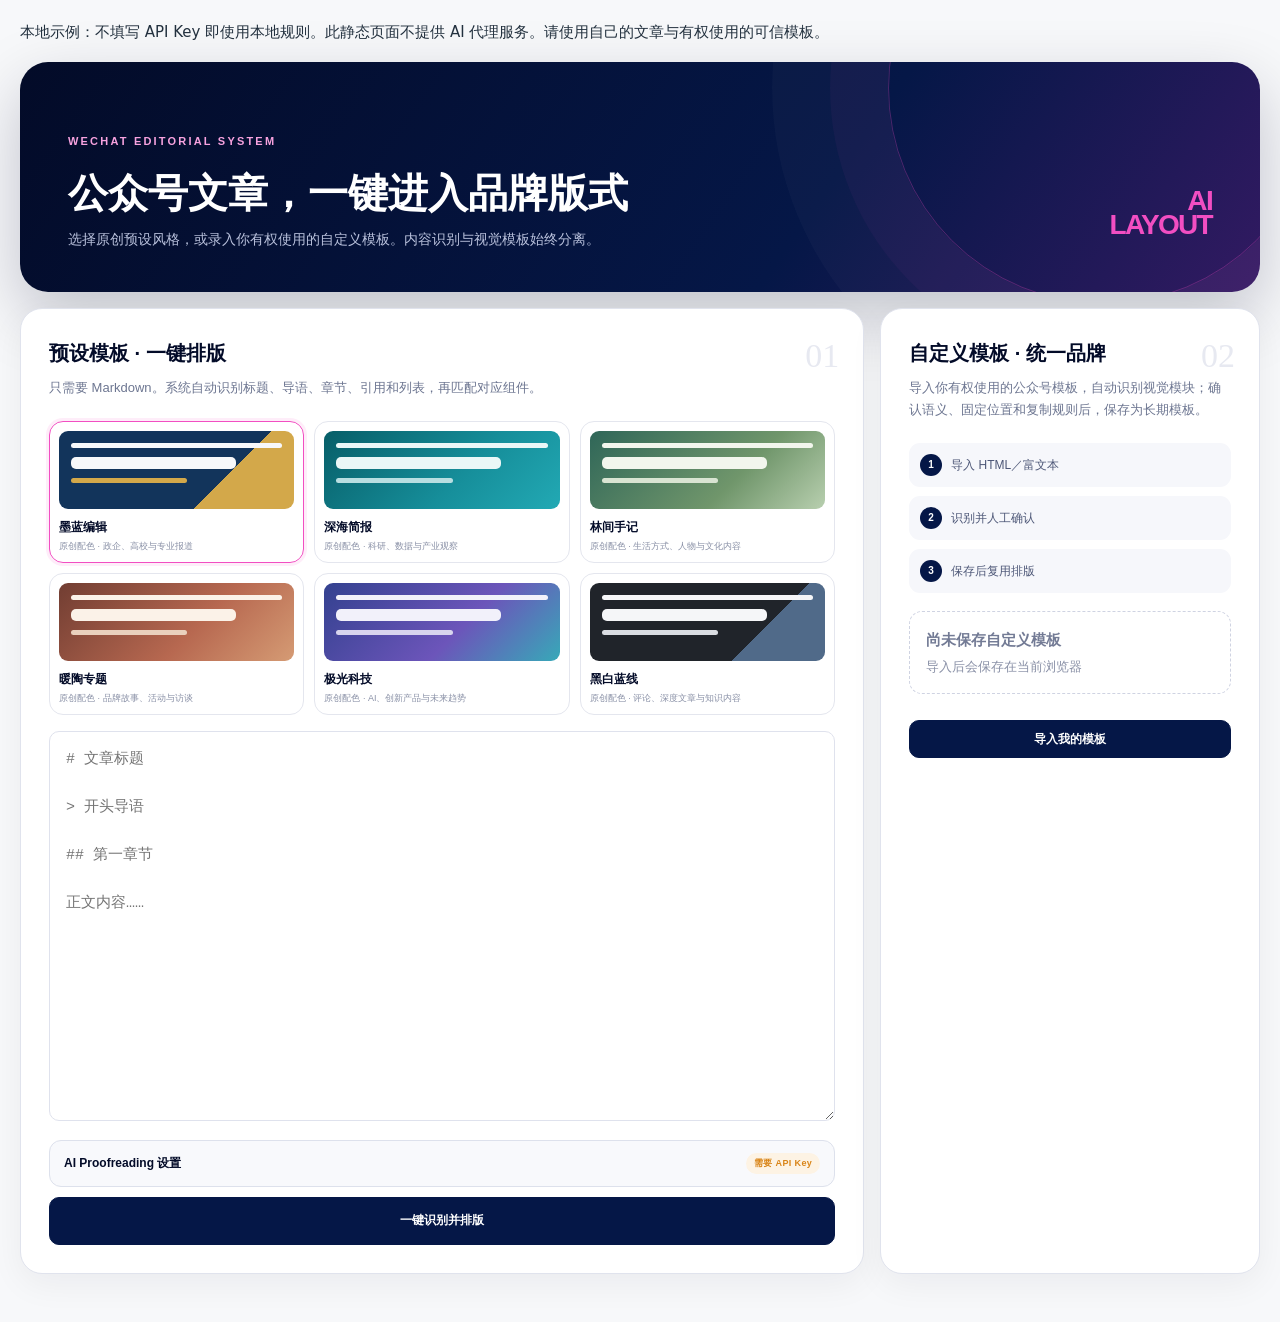
<file: examples/index.html>
<!doctype html>
<html lang="zh-CN">
<head>
  <meta charset="utf-8">
  <meta name="viewport" content="width=device-width,initial-scale=1">
  <title>WeChat Layout Studio · 本地示例</title>
  <link rel="stylesheet" href="../assets/editor/wechat-editor.css">
  <style>
    :root{--muted:#64748b;--ink2:#334155;--warn:#92400e;--warn-l:#fef3c7;--danger:#b91c1c;--danger-l:#fee2e2}
    *{box-sizing:border-box}body{margin:20px;font:15px/1.6 system-ui,sans-serif;background:#f7f8fa;color:#23313f}h2,h3{margin:0}
    input,textarea,select,button{font:inherit}textarea,input,select{max-width:100%;padding:9px;border:1px solid #d7e0e7;border-radius:6px}textarea{width:100%}
    button,.btn{cursor:pointer;border:1px solid #d7e0e7;border-radius:6px;background:#fff;padding:8px 12px}.primary{background:#146a78;color:#fff}.spacer{flex:1}.hide{display:none!important}
    .mask{position:fixed;inset:0;z-index:100;background:#0008;display:flex;align-items:center;justify-content:center}.modal{background:#fff;border-radius:12px;padding:20px;overflow:auto;max-height:92vh}.macts{display:flex;justify-content:flex-end;gap:8px;margin:12px 0}
    .wx-toast{display:none;position:fixed;bottom:24px;left:24px;z-index:200;padding:12px;background:#23313f;color:#fff;border-radius:8px}.wx-toast.on{display:block}
  </style>
</head>
<body>
  <p>本地示例：不填写 API Key 即使用本地规则。此静态页面不提供 AI 代理服务。请使用自己的文章与有权使用的可信模板。</p>
  <div id="wechatEditorRoot"></div>
  <div id="modalHost"></div>
  <script src="../assets/editor/wechat-editor.js"></script>
</body>
</html>
</file>
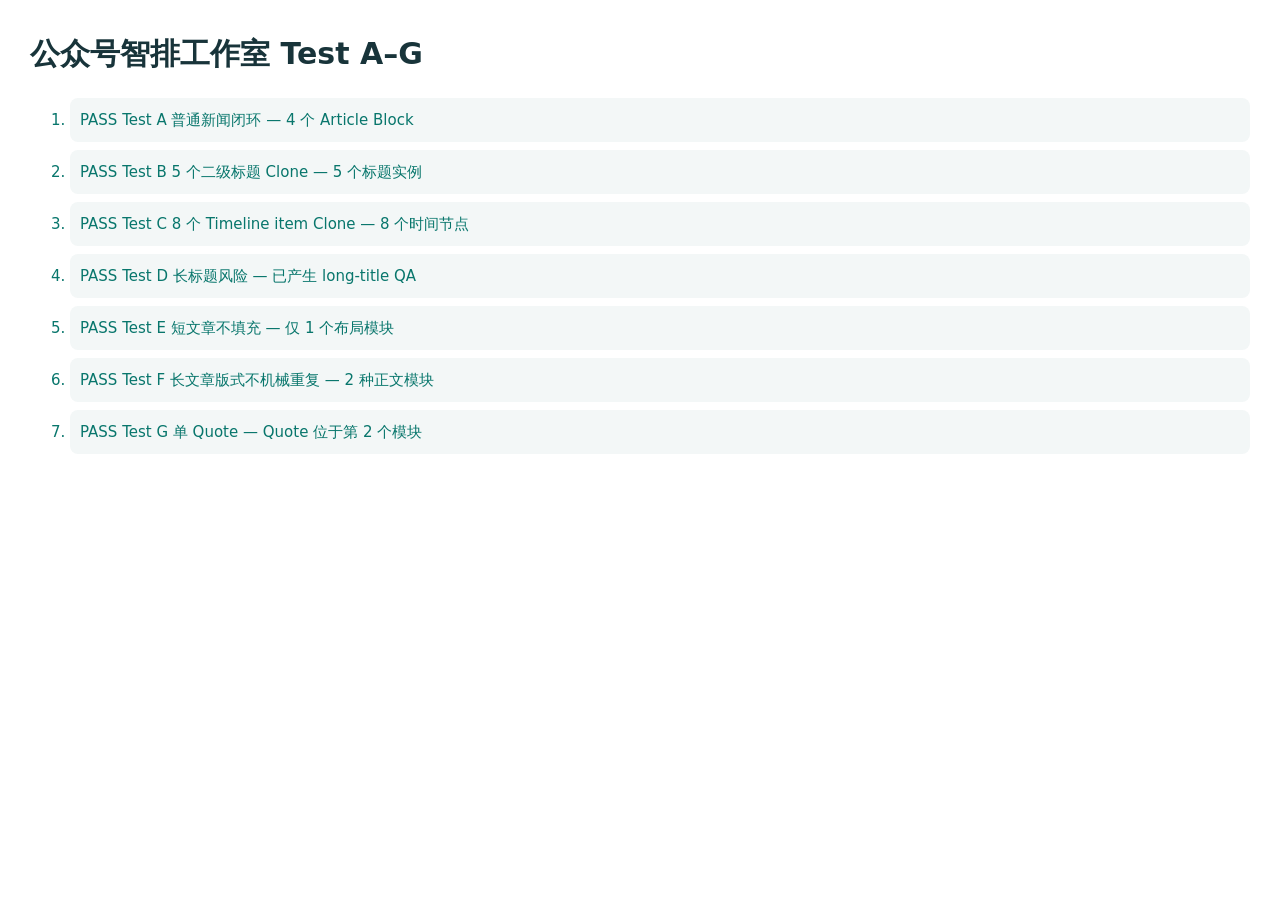
<file: assets/editor/wechat-editor-tests.html>
<!doctype html>
<html lang="zh-CN">
<head><meta charset="utf-8"><title>公众号 AI 排版器验收测试</title><style>body{font:15px/1.6 system-ui;margin:30px;color:#18343a}li{margin:8px 0;padding:10px;border-radius:8px;background:#f3f7f7}.ok{color:#08766c}.bad{color:#c33}</style></head>
<body><h1>公众号智排工作室 Test A–G</h1><ol id="results"></ol><script src="wechat-editor.js"></script><script>var out=document.getElementById('results');var results=window.WechatLayoutEngine.runAcceptanceTests();results.forEach(function(r){var li=document.createElement('li');li.className=r.pass?'ok':'bad';li.textContent=(r.pass?'PASS ':'FAIL ')+r.name+' — '+r.detail;out.appendChild(li)});document.title=(results.every(function(r){return r.pass})?'PASS':'FAIL')+' · 公众号智排工作室验收测试';</script></body>
</html>
</file>
<file: assets/editor/wechat-editor.css>
.wx-editor-mount{--muted:#77809a;--ink2:#27365f;--warn:#d98518;--warn-l:#fdf3e4;--danger:#d64545;--danger-l:#fdeded;font-family:-apple-system,BlinkMacSystemFont,"Segoe UI",Roboto,"PingFang SC","Microsoft YaHei",sans-serif;color:#030b28}
.wx-editor-mount,.wx-editor-mount *{box-sizing:border-box}.wx-editor-mount button,.wx-editor-mount input,.wx-editor-mount textarea,.wx-editor-mount select{font:inherit}.wx-editor-mount button{border:0;background:none;cursor:pointer}.wx-editor-mount input,.wx-editor-mount textarea,.wx-editor-mount select{width:100%;border:1px solid #dfe2ed;border-radius:10px;padding:9px 11px;background:#fff;color:#030b28;outline:none}.wx-editor-mount textarea{resize:vertical}.wx-editor-mount h2,.wx-editor-mount h3,.wx-editor-mount p{margin-top:0}.wx-editor-mount .btn{display:inline-flex;align-items:center;justify-content:center;min-height:38px;padding:0 14px;border:1px solid #dfe2ed;border-radius:10px;background:#fff;color:#27365f;font-size:12px;font-weight:750}.wx-editor-mount .btn.primary{border-color:#051747;background:#051747;color:#fff}.wx-editor-mount .hide{display:none!important}.wx-editor-mount .spacer{flex:1}.wx-editor-mount .macts{display:flex;justify-content:flex-end;gap:8px;margin-top:14px}
.mask{position:fixed;inset:0;z-index:9998;display:grid;place-items:center;padding:16px;background:rgba(3,11,40,.58);backdrop-filter:blur(5px)}.modal{width:min(620px,calc(100vw - 32px));max-height:92vh;overflow:auto;padding:22px;border-radius:18px;background:#fff;box-shadow:0 28px 80px rgba(3,11,40,.28)}
.wx-toast{position:fixed;left:50%;bottom:28px;z-index:10000;transform:translate(-50%,18px);padding:10px 16px;border-radius:999px;background:#030b28;color:#fff;font-size:12px;opacity:0;pointer-events:none;transition:.2s}.wx-toast.on{transform:translate(-50%,0);opacity:1}
.wx-home{max-width:1320px;margin:24px auto 48px}.wx-home-hero{position:relative;display:flex;justify-content:space-between;align-items:flex-end;min-height:230px;padding:42px 48px;overflow:hidden;border-radius:28px;background:linear-gradient(125deg,#030b28,#051747 64%,#321a62);color:#fff;box-shadow:0 24px 65px rgba(3,11,40,.22)}.wx-home-hero:after{content:"";position:absolute;right:-60px;top:-190px;width:430px;height:430px;border:1px solid rgba(242,78,194,.28);border-radius:50%;box-shadow:0 0 0 58px rgba(242,78,194,.04),0 0 0 116px rgba(255,255,255,.025)}.wx-home-eyebrow{font-size:11px;font-weight:800;letter-spacing:.2em;color:#f7a2df}.wx-home-hero h1{max-width:720px;margin:18px 0 10px;font-family:"Songti SC","STSong",serif;font-size:40px;line-height:1.2}.wx-home-hero p{max-width:650px;margin:0;color:#b9c1dc;font-size:14px}.wx-home-mark{position:relative;z-index:1;padding:12px 0;font-size:28px;font-weight:900;line-height:.88;letter-spacing:-.06em;color:#f24ec2;text-align:right}.wx-flow-choice{display:grid;grid-template-columns:minmax(0,1.6fr) minmax(300px,.72fr);gap:16px;margin-top:16px}.wx-flow-card{position:relative;padding:28px;border:1px solid #e0e3ed;border-radius:22px;background:#fff;box-shadow:0 10px 34px rgba(3,11,40,.055)}.wx-flow-no{position:absolute;right:24px;top:20px;font-family:Georgia,serif;font-size:34px;color:#e7e9f1}.wx-flow-card h2{margin:0 0 8px;font-size:20px}.wx-flow-card>p{max-width:700px;margin:0 0 22px;color:#6d7691;font-size:13px;line-height:1.7}.wx-preset-grid{display:grid;grid-template-columns:repeat(4,1fr);gap:10px}.wx-preset{position:relative;display:block;padding:9px;border:1px solid #e4e6ee;border-radius:14px;cursor:pointer;transition:.18s}.wx-preset:hover{transform:translateY(-2px);box-shadow:0 10px 22px rgba(3,11,40,.08)}.wx-preset input{position:absolute;opacity:0}.wx-preset:has(input:checked){border-color:#f24ec2;box-shadow:0 0 0 3px rgba(242,78,194,.1)}.wx-preset-preview{display:block;height:78px;padding:12px;border-radius:9px;background:#f4f4f4}.wx-preset-preview i,.wx-preset-preview b,.wx-preset-preview em{display:block;height:5px;margin-bottom:9px;border-radius:5px;background:#20242a}.wx-preset-preview b{width:78%;height:12px}.wx-preset-preview em{width:55%;background:#aaa}.wx-preset strong{display:block;margin-top:9px;font-size:12px}.wx-preset small{display:block;margin-top:3px;color:#8990a6;font-size:9px;line-height:1.4}.wx-landing-md{min-height:220px;margin-top:16px!important;padding:16px!important;font-family:ui-monospace,SFMono-Regular,Consolas,monospace!important;line-height:1.7}.wx-oneclick{width:100%;margin-top:10px;min-height:48px!important}.wx-custom-steps{display:grid;gap:9px;margin:6px 0 18px}.wx-custom-steps span{display:flex;align-items:center;gap:9px;padding:11px;border-radius:11px;background:#f6f7fb;color:#4d5777;font-size:12px}.wx-custom-steps b{display:grid;place-items:center;width:22px;height:22px;border-radius:50%;background:#051747;color:#fff;font-size:10px}.wx-saved-template{margin:18px 0;padding:16px;border:1px dashed #cfd3e2;border-radius:13px;color:#737b95}.wx-saved-template.on{border-style:solid;border-color:#d7e0e7;background:#fff7fd;color:#051747}.wx-saved-template b,.wx-saved-template small{display:block}.wx-saved-template small{margin-top:5px;color:#8a91a7}.wx-flow-custom>.btn{width:100%;margin-top:8px}.wx-back-home{margin:0 0 10px!important;background:transparent!important}
.wx-shell{--wx-ink:#030b28;--wx-soft:#f5f5fa;--wx-paper:#fffefa;--wx-line:#e0e3ed;--wx-accent:#051747;--wx-accent2:#f24ec2;margin:18px 0 48px;color:var(--wx-ink)}
.wx-studio-head{position:relative;overflow:hidden;display:flex;align-items:flex-end;gap:24px;min-height:138px;margin-bottom:16px;padding:25px 28px;border-radius:22px;background:linear-gradient(118deg,#030b28 0%,#051747 60%,#25154f 82%,#f24ec2 150%);box-shadow:0 20px 48px rgba(3,11,40,.24);color:#fff}
.wx-studio-head:before{content:"";position:absolute;width:320px;height:320px;right:-74px;top:-168px;border:1px solid rgba(255,255,255,.15);border-radius:50%;box-shadow:0 0 0 42px rgba(255,255,255,.035),0 0 0 88px rgba(255,255,255,.025)}
.wx-studio-kicker{position:relative;display:flex;align-items:center;gap:8px;margin-bottom:8px;font-size:11px;font-weight:750;letter-spacing:.18em;color:#f7a2df;text-transform:uppercase}.wx-studio-kicker i{width:24px;height:1px;background:#f24ec2;box-shadow:0 0 10px #f24ec2}
.wx-studio-copy{position:relative;flex:1}.wx-studio-copy h2{font-family:"Songti SC","STSong","Noto Serif SC",serif;font-size:27px;line-height:1.22;letter-spacing:.02em}.wx-studio-copy p{max-width:620px;margin:9px 0 0;color:rgba(240,243,255,.72);font-size:13px}
.wx-studio-meta{position:relative;display:grid;grid-template-columns:repeat(3,1fr);min-width:300px;padding:14px 16px;border:1px solid rgba(255,255,255,.12);border-radius:15px;background:rgba(2,7,29,.34);backdrop-filter:blur(12px)}
.wx-studio-meta div{padding:0 12px;border-right:1px solid rgba(255,255,255,.1)}.wx-studio-meta div:last-child{border:0}.wx-studio-meta b{display:block;font-size:16px}.wx-studio-meta span{display:block;margin-top:2px;font-size:9px;letter-spacing:.12em;color:#aeb8d8}
.wx-top{display:grid;grid-template-columns:minmax(0,1fr) 300px;gap:14px}
.wx-panel{background:rgba(255,255,255,.95);border:1px solid var(--wx-line);border-radius:17px;box-shadow:0 8px 28px rgba(3,11,40,.055)}
.wx-panel-hd{display:flex;gap:9px;align-items:center;padding:14px 17px;border-bottom:1px solid #edf2f1}
.wx-panel-hd h3{font-size:13px;letter-spacing:.02em}.wx-panel-bd{padding:16px}
.wx-input{min-height:136px!important;border-color:#dfe2ed!important;border-radius:12px!important;background:#fcfcff!important;box-shadow:inset 0 1px 3px rgba(3,11,40,.03)}
.wx-row{display:flex;gap:8px;align-items:center;flex-wrap:wrap}
.wx-grow{flex:1;min-width:180px}.wx-muted{font-size:12px;color:var(--muted)}
.wx-settings{display:grid;gap:9px}.wx-settings input{height:39px;font-size:12.5px;border-radius:10px}
.wx-phase{position:relative;display:flex;gap:0;margin-top:14px;padding-top:1px;overflow:hidden}
.wx-phase:before{content:"";position:absolute;left:13px;right:13px;top:11px;height:1px;background:#dfe2ed}
.wx-phase span{position:relative;flex:1;padding:22px 4px 0;background:transparent;color:#8b92aa;font-size:9px;text-align:center;letter-spacing:.03em}
.wx-phase span:before{content:"";position:absolute;left:50%;top:6px;width:10px;height:10px;margin-left:-5px;border:2px solid #d9ddeb;border-radius:50%;background:#fff;box-sizing:border-box}.wx-phase span.on{color:var(--wx-accent);font-weight:800}.wx-phase span.on:before{border-color:#f24ec2;background:#f24ec2;box-shadow:0 0 0 4px #fde9f8,0 0 10px rgba(242,78,194,.35)}
.wx-editor{display:grid;grid-template-columns:224px minmax(430px,1fr) 264px;gap:12px;margin-top:14px;align-items:start}
.wx-column{background:rgba(255,255,255,.97);border:1px solid var(--wx-line);border-radius:17px;min-width:0;overflow:hidden;box-shadow:0 8px 28px rgba(3,11,40,.05)}
.wx-column-hd{height:54px;display:flex;align-items:center;gap:8px;padding:0 15px;border-bottom:1px solid #edf2f1;background:linear-gradient(180deg,#fff,#fcfdfc)}
.wx-column-hd b{font-size:12.5px;letter-spacing:.02em}.wx-column-bd{padding:11px;max-height:760px;overflow:auto;scrollbar-width:thin;scrollbar-color:#cfd3e2 transparent}
.wx-block{position:relative;border:1px solid #e3ebea;border-radius:12px;padding:11px 10px 11px 14px;margin-bottom:8px;background:linear-gradient(150deg,#fff,#fbfcfb);cursor:pointer;transition:.2s}
.wx-block:before{content:"";position:absolute;left:6px;top:12px;bottom:12px;width:2px;border-radius:4px;background:#dfe2ec}.wx-block:hover{border-color:#9da7ca;transform:translateY(-1px);box-shadow:0 7px 18px rgba(5,23,71,.08)}.wx-block.on{border-color:#6573a5;background:linear-gradient(135deg,#f5f6fc,#fff5fc);box-shadow:0 0 0 3px rgba(242,78,194,.09)}.wx-block.on:before{background:#f24ec2;box-shadow:0 0 8px rgba(242,78,194,.45)}
.wx-block.drag{opacity:.45}.wx-block-type{font-size:9px;color:#051747;font-weight:850;letter-spacing:.09em;text-transform:uppercase}
.wx-block-text{font-size:11.5px;color:#4e5878;line-height:1.5;margin-top:4px;overflow:hidden;display:-webkit-box;-webkit-line-clamp:2;-webkit-box-orient:vertical}
.wx-preview-wrap{position:relative;background-color:#e8ece9;background-image:linear-gradient(45deg,rgba(255,255,255,.34) 25%,transparent 25%),linear-gradient(-45deg,rgba(255,255,255,.34) 25%,transparent 25%),linear-gradient(45deg,transparent 75%,rgba(255,255,255,.34) 75%),linear-gradient(-45deg,transparent 75%,rgba(255,255,255,.34) 75%);background-size:22px 22px;background-position:0 0,0 11px,11px -11px,-11px 0;padding:28px 18px;min-height:580px;overflow:auto}
.wx-preview-wrap:before{content:"WECHAT ARTICLE · 677 PX";display:block;max-width:677px;margin:0 auto 9px;color:#7b8c8b;font-size:9px;font-weight:750;letter-spacing:.16em}
.wx-preview{width:100%;max-width:677px;min-height:500px;margin:0 auto;background:var(--wx-paper);padding:30px 28px;box-shadow:0 18px 45px rgba(28,51,49,.15),0 1px 2px rgba(28,51,49,.08);color:#20242a}
.wx-preview [data-layout-index]{cursor:pointer;outline:2px solid transparent;outline-offset:2px}
.wx-preview [data-layout-index]:hover{outline-color:#7784b7}.wx-preview [data-layout-index].wx-selected{outline-color:#f24ec2;box-shadow:0 0 0 5px rgba(242,78,194,.09)}
.wx-empty{padding:30px 10px;text-align:center;color:var(--muted);font-size:13px}
.wx-props{display:grid;gap:10px}.wx-props label{margin-top:2px;font-size:9.5px;color:#809493;font-weight:800;letter-spacing:.08em;text-transform:uppercase}
.wx-props textarea{min-height:96px;font-size:13px}.wx-props select,.wx-props input{height:38px;font-size:13px}
.wx-actions{display:grid;grid-template-columns:1fr 1fr;gap:7px;padding:9px;border-radius:11px;background:#f4f7f6}
.wx-actions .btn{padding:0 8px}
.wx-module-options{display:grid;gap:7px;margin-top:8px}
.wx-module-opt{border:1px solid #e0e9e8;border-radius:11px;padding:8px;cursor:pointer;background:#fff;transition:.18s}
.wx-module-opt:hover{border-color:#7e89b8;box-shadow:0 7px 18px rgba(5,23,71,.08);transform:translateY(-1px)}.wx-module-opt b{display:block;font-size:10px;margin-bottom:5px;color:#303b63}
.wx-module-mini{max-height:100px;overflow:hidden;background:#fff;pointer-events:none;transform-origin:top left;font-size:9px}
.wx-template-grid{display:grid;grid-template-columns:minmax(520px,1fr) 330px;gap:16px;min-height:0}
.wx-template-stage{border:1px solid #dfe3ef;border-radius:14px;background:#eef0f5;min-height:520px;max-height:calc(92vh - 210px);padding:22px;overflow:auto}
.wx-template-stage [data-wx-pick]{cursor:pointer;outline:2px solid transparent;outline-offset:2px}
.wx-template-stage [data-wx-pick]:hover,.wx-template-stage .wx-pick-on{outline-color:#f24ec2}
.wx-source-canvas{max-width:677px;margin:0 auto;background:#fff;padding:18px;box-shadow:0 8px 28px rgba(3,11,40,.08)}
.wx-source-canvas *{cursor:crosshair}.wx-capture-boundary{outline:3px solid #f24ec2!important;outline-offset:3px!important;box-shadow:0 0 0 7px rgba(242,78,194,.12)!important}
.wx-template-stage p:not([style*="color" i]),.wx-template-stage h1:not([style*="color" i]),.wx-template-stage h2:not([style*="color" i]),.wx-template-stage h3:not([style*="color" i]),.wx-template-stage h4:not([style*="color" i]){color:inherit!important}
.wx-capture-actions{display:grid;grid-template-columns:1fr 1fr;gap:7px}.wx-capture-actions .primary{grid-column:1/-1}
.wx-captured-list{display:grid;gap:6px;max-height:220px;overflow:auto}.wx-captured-item{display:flex;align-items:center;gap:8px;padding:8px 9px;border:1px solid #e2e5ef;border-radius:9px;background:#fff;font-size:11px}.wx-captured-item b{flex:1;color:#051747}.wx-captured-item button{color:#a13b65;font-size:11px}
.wx-template-item{position:relative;margin:0 auto 14px;max-width:677px;background:#fff;box-shadow:0 6px 20px rgba(3,11,40,.06)}
.wx-detect-tag{position:sticky;left:6px;top:6px;z-index:2;display:inline-flex;align-items:center;gap:6px;margin:6px;padding:5px 9px;border-radius:999px;background:#051747;color:#fff;font-size:10px;font-weight:800;letter-spacing:.04em;box-shadow:0 5px 15px rgba(5,23,71,.18)}
.wx-detect-tag.low{background:#a54a26}.wx-detect-tag.confirmed{background:#23705e}.wx-detect-dot{width:6px;height:6px;border-radius:50%;background:#f24ec2}
.wx-annotator-side{display:flex;flex-direction:column;gap:10px;max-height:calc(92vh - 210px);overflow:auto;padding:2px 5px 2px 0}
.wx-recognition-summary{padding:12px;border:1px solid #e2e5ef;border-radius:12px;background:linear-gradient(135deg,#f7f8fc,#fff7fd);font-size:12px;color:#515b78;line-height:1.55}
.wx-recognition-summary b{color:#051747;font-size:14px}.wx-recognition-reason{padding:9px 10px;border-radius:10px;background:#f1f3f8;color:#68718b;font-size:11px;line-height:1.5}
.wx-debug{margin-top:14px}.wx-debug details{border-top:1px solid #edf2f1}
.wx-debug summary{cursor:pointer;padding:11px 14px;font-size:12px;font-weight:700;color:var(--ink2)}
.wx-debug pre{margin:0;padding:12px;max-height:320px;overflow:auto;background:#030b28;color:#e6e9f7;font-size:11px;line-height:1.5;white-space:pre-wrap;word-break:break-word}
.wx-badge{display:inline-flex;align-items:center;height:21px;padding:0 8px;border-radius:999px;background:#eef0f8;color:#051747;font-size:9px;font-weight:850;letter-spacing:.04em}
.wx-badge.warn{background:var(--warn-l);color:var(--warn)}.wx-badge.bad{background:var(--danger-l);color:var(--danger)}
.modal.wx-modal-wide{width:min(1280px,calc(100vw - 72px));max-width:none;max-height:92vh;overflow:auto;padding:24px 26px}
.wx-import-tabs{display:flex;gap:6px;margin:14px 0 10px;padding:4px;border-radius:12px;background:#f0f2f8}.wx-import-tabs button{flex:1;height:34px;border-radius:9px;color:#6d7691;font-size:12px;font-weight:700}.wx-import-tabs button.on{background:#fff;color:#051747;box-shadow:0 3px 10px rgba(3,11,40,.08)}
.wx-paste-zone{min-height:180px;padding:26px;border:1.5px dashed #a9b0c9;border-radius:14px;background:linear-gradient(145deg,#fafbff,#fff7fd);outline:none;text-align:center;color:#77809a;transition:.2s}.wx-paste-zone:focus,.wx-paste-zone.has-html{border-color:#f24ec2;box-shadow:0 0 0 4px rgba(242,78,194,.08)}.wx-paste-zone .wx-paste-icon{display:grid;place-items:center;width:46px;height:46px;margin:12px auto;border-radius:14px;background:#051747;color:#fff;font-size:21px;box-shadow:0 8px 20px rgba(5,23,71,.18)}.wx-paste-zone b{display:block;color:#051747}.wx-paste-zone small{display:block;margin-top:7px;font-size:11px}.wx-paste-ready{margin-top:10px;padding:9px 12px;border-radius:9px;background:#fde9f8;color:#7e205f;font-size:12px;font-weight:700;text-align:left}
.wx-file-drop{display:grid;place-items:center;min-height:150px;border:1.5px dashed #a9b0c9;border-radius:14px;background:#fafbff}.wx-file-drop input{max-width:280px}
@media(max-width:1120px){.wx-editor{grid-template-columns:200px minmax(390px,1fr)}.wx-editor>.wx-column:last-child{grid-column:1/-1}.wx-column-bd{max-height:none}}
@media(max-width:980px){.wx-top{grid-template-columns:1fr}.wx-studio-head{align-items:flex-start;flex-direction:column}.wx-studio-meta{width:100%;min-width:0}}
@media(max-width:980px){.wx-flow-choice{grid-template-columns:1fr}.wx-preset-grid{grid-template-columns:repeat(2,1fr)}}
.wx-home .wx-preset-grid{grid-template-columns:repeat(3,1fr)}
.wx-preset-preview.ink{background:linear-gradient(135deg,#12345b 0 68%,#d3a84a 68%)}.wx-preset-preview.ink i,.wx-preset-preview.ink b{background:#f7f8fa}.wx-preset-preview.ink em{background:#d3a84a}
.wx-preset-preview.ocean{background:linear-gradient(135deg,#075e68,#168e9a 58%,#22a9b4)}.wx-preset-preview.ocean i,.wx-preset-preview.ocean b{background:#eaf7f7}.wx-preset-preview.ocean em{background:#b8dee1}.wx-preset-preview.botanical{background:linear-gradient(135deg,#2f6658,#70966b 62%,#b8cfaf)}.wx-preset-preview.botanical i,.wx-preset-preview.botanical b{background:#f2f6ed}.wx-preset-preview.botanical em{background:#d9e4d2}
.wx-preset-preview.clay{background:linear-gradient(135deg,#713d32,#b76850 58%,#d59b74)}.wx-preset-preview.clay i,.wx-preset-preview.clay b{background:#fbf2e8}.wx-preset-preview.clay em{background:#e9d0bd}.wx-preset-preview.aurora{background:linear-gradient(135deg,#33418f,#6c55ba 58%,#37a9b8)}.wx-preset-preview.aurora i,.wx-preset-preview.aurora b{background:#f2f1fa}.wx-preset-preview.aurora em{background:#d8d5ee}.wx-preset-preview.mono{background:linear-gradient(135deg,#20242a 0 70%,#506a89 70%)}.wx-preset-preview.mono i,.wx-preset-preview.mono b{background:#f5f6f8}.wx-preset-preview.mono em{background:#dadde2}
@media(max-width:900px){.modal.wx-modal-wide{width:calc(100vw - 24px);padding:18px}.wx-template-grid{grid-template-columns:1fr}.wx-template-stage,.wx-annotator-side{max-height:none}.wx-template-stage{min-height:380px}}
@media(max-width:700px){.wx-studio-head{min-height:auto;padding:22px 19px;border-radius:17px}.wx-studio-copy h2{font-size:23px}.wx-studio-meta{display:none}.wx-editor{grid-template-columns:1fr}.wx-editor>.wx-column:last-child{grid-column:auto}.wx-preview-wrap{padding:16px 8px}.wx-preview{padding:22px 14px}.wx-shell{margin-bottom:90px}.wx-home-hero{min-height:auto;padding:30px 24px}.wx-home-hero h1{font-size:30px}.wx-home-mark{display:none}.wx-flow-card{padding:21px}.wx-preset-grid{grid-template-columns:1fr 1fr}}
@media(max-width:700px){.wx-home .wx-preset-grid{grid-template-columns:1fr 1fr}}
.wx-home .wx-landing-md{height:390px;min-height:390px;resize:vertical}
@media(max-width:700px){.wx-home .wx-landing-md{height:310px;min-height:310px}}
.wx-editor{grid-template-columns:240px minmax(520px,1fr) 360px;gap:16px}
.wx-editor>.wx-column:last-child{position:sticky;top:12px}.wx-editor>.wx-column:last-child .wx-column-bd{max-height:calc(100vh - 100px);padding:16px}.wx-editor>.wx-column:last-child .wx-props{gap:14px}.wx-editor>.wx-column:last-child .wx-props textarea{min-height:180px;padding:13px;font-size:14px;line-height:1.65}.wx-editor>.wx-column:last-child .wx-actions{gap:9px}.wx-editor>.wx-column:last-child .wx-actions .btn{min-height:42px;font-size:13px}.wx-editor>.wx-column:last-child .wx-module-opt{padding:12px}.wx-editor>.wx-column:last-child .wx-module-mini{min-height:105px}
.wx-home-api{margin:12px 0 0;border:1px solid #dde1ec;border-radius:12px;background:#f8f9fc}.wx-home-api summary{display:flex;align-items:center;gap:9px;padding:12px 14px;cursor:pointer;font-size:12px}.wx-home-api summary .wx-badge{margin-left:auto}.wx-home-api-grid{display:grid;grid-template-columns:1fr 140px 1fr auto;gap:8px;padding:0 12px 12px}.wx-home-api-grid label{display:grid;gap:5px;color:#6d7691;font-size:10px}.wx-home-api-grid input{height:38px;padding:0 10px;border:1px solid #dfe3ee;border-radius:9px;background:#fff}.wx-home-api-grid .btn{align-self:end;height:38px}
@media(max-width:1280px){.wx-editor{grid-template-columns:220px minmax(470px,1fr) 330px}.wx-home-api-grid{grid-template-columns:1fr 130px 1fr}}
@media(max-width:1120px){.wx-editor{grid-template-columns:210px minmax(430px,1fr)}.wx-editor>.wx-column:last-child{position:static;grid-column:1/-1}.wx-editor>.wx-column:last-child .wx-column-bd{max-height:none}.wx-home-api-grid{grid-template-columns:1fr 1fr}}
@media(max-width:700px){.wx-editor{grid-template-columns:1fr}.wx-editor>.wx-column:last-child{grid-column:auto}.wx-home-api-grid{grid-template-columns:1fr}}
.wx-proof-status{display:inline-flex;align-items:center;gap:7px;margin-top:14px;padding:7px 11px;border:1px solid rgba(255,255,255,.18);border-radius:999px;background:rgba(255,255,255,.08);color:#d8dced;font-size:10px}.wx-proof-status i{width:7px;height:7px;border-radius:50%;background:#f59e0b;box-shadow:0 0 0 4px rgba(245,158,11,.15)}.wx-proof-status.api i{background:#34d399;box-shadow:0 0 0 4px rgba(52,211,153,.15)}.wx-proof-status b{color:#fff;font-size:11px}.wx-proof-status span{color:#bfc6dd}
</file>
